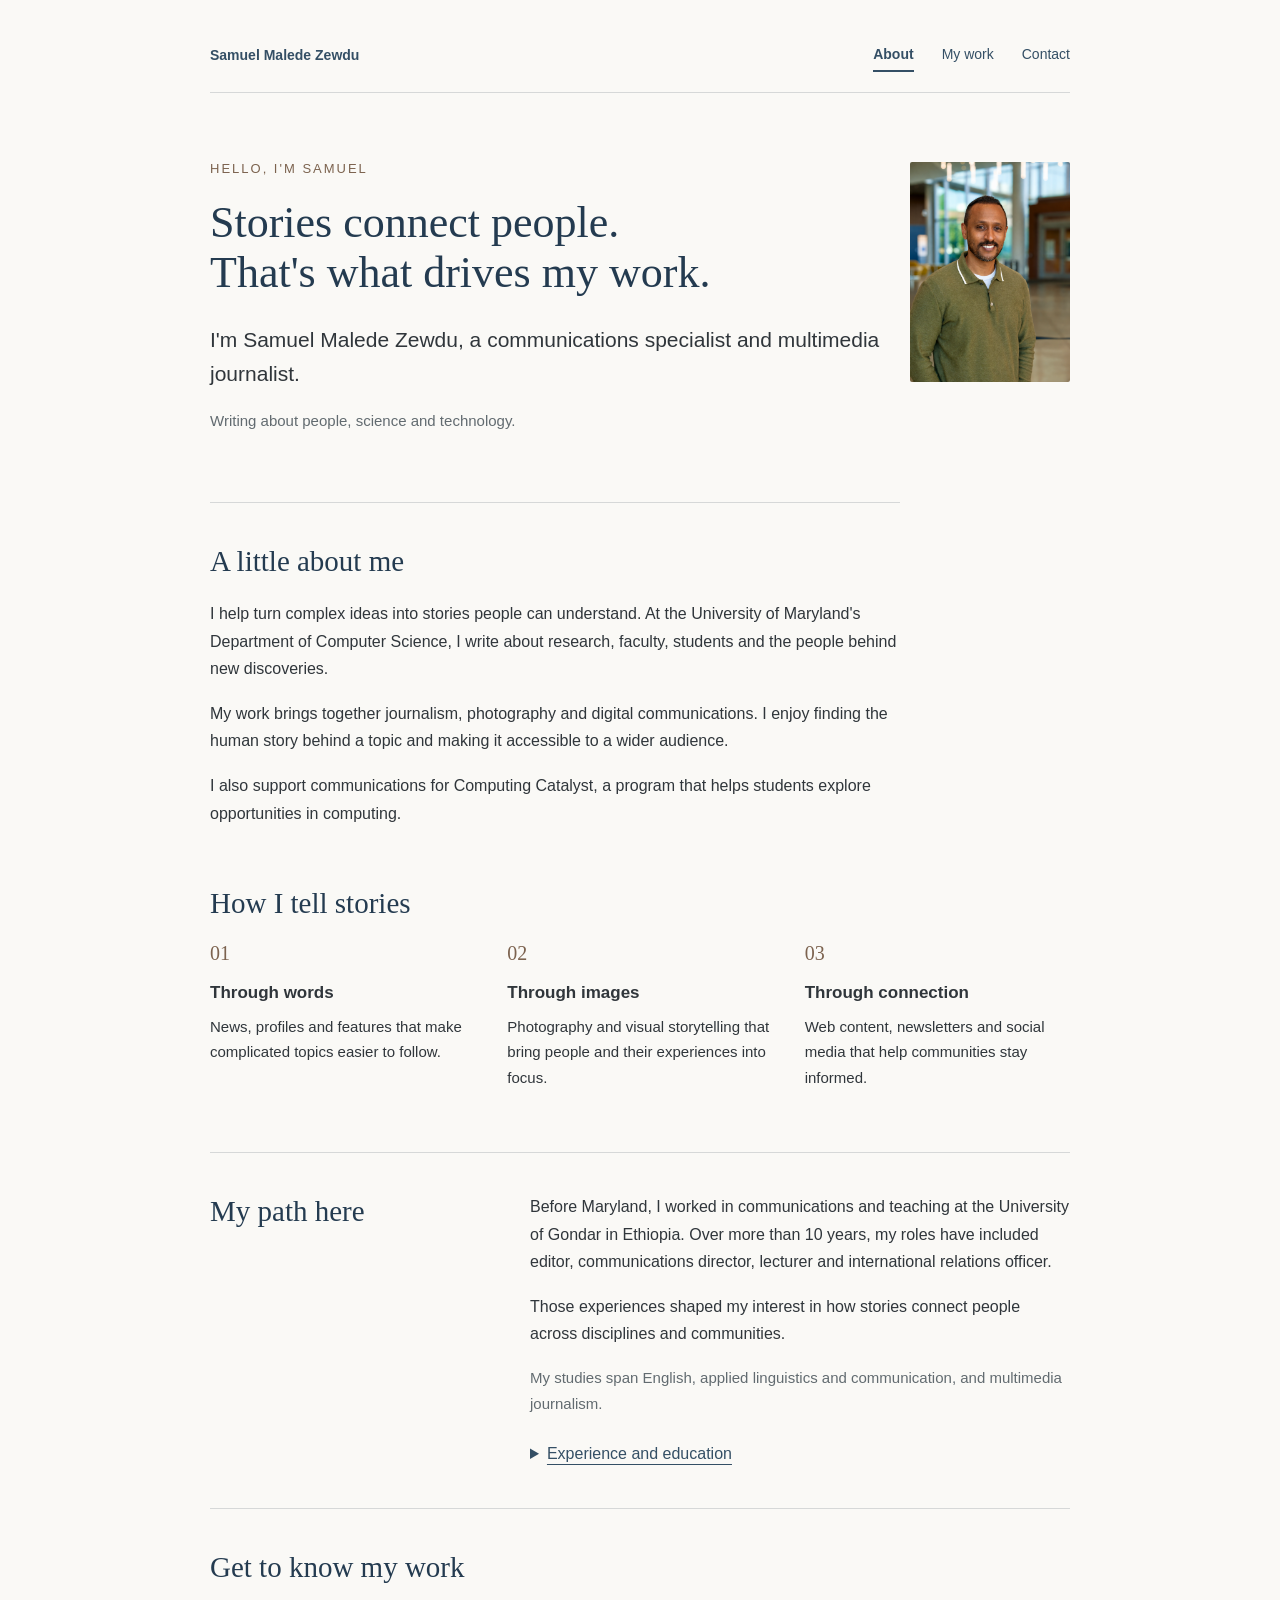
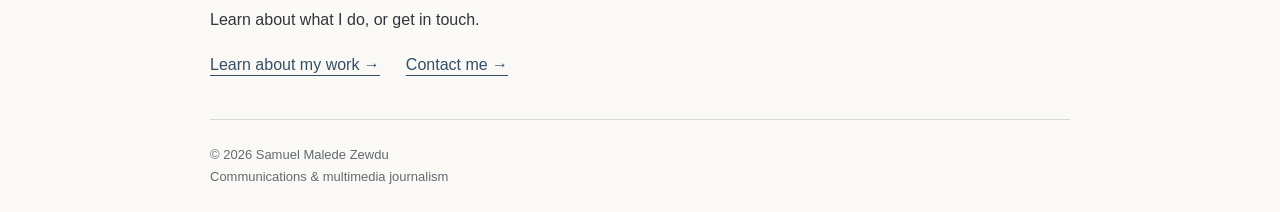
<file: index.html>
<!DOCTYPE html>
<html lang="en">
<head>
    <meta charset="UTF-8">
    <meta name="viewport" content="width=device-width, initial-scale=1.0">
    <meta name="description" content="Meet Samuel Malede Zewdu, a communications specialist and multimedia journalist writing about people, science and technology.">
    <title>About | Samuel Malede Zewdu</title>
    <link rel="stylesheet" href="style.css">
</head>
<body>
    <a class="skip-link" href="#main-content">Skip to content</a>
    <div class="container">
        <header class="site-header">
            <a class="name" href="index.html">Samuel Malede Zewdu</a>
            <nav aria-label="Main navigation">
                <a href="index.html" aria-current="page">About</a>
                <a href="work.html">My work</a>
                <a href="contact.html">Contact</a>
            </nav>
        </header>
        <main id="main-content">
            <!-- The portrait sits beside the introduction on desktop and below it on phones. -->
            <section class="about-hero" aria-labelledby="about-title">
                <div class="hero-copy">
                    <p class="eyebrow">Hello, I'm Samuel</p>
                    <h1 id="about-title">Stories connect people.<br>That's what drives my work.</h1>
                    <p class="lead">I'm Samuel Malede Zewdu, a communications specialist and multimedia journalist.</p>
                    <p class="muted">Writing about people, science and technology.</p>
                </div>
                <img class="headshot" src="headshot.jpg" alt="Portrait of Samuel Malede Zewdu" width="160" height="220">
            </section>

            <section class="section bio" aria-labelledby="bio-title">
                <h2 id="bio-title">A little about me</h2>
                <p>I help turn complex ideas into stories people can understand. At the University of Maryland's Department of Computer Science, I write about research, faculty, students and the people behind new discoveries.</p>
                <p>My work brings together journalism, photography and digital communications. I enjoy finding the human story behind a topic and making it accessible to a wider audience.</p>
                <p>I also support communications for Computing Catalyst, a program that helps students explore opportunities in computing.</p>
            </section>

            <section class="storytelling" aria-labelledby="stories-title">
                <h2 id="stories-title">How I tell stories</h2>
                <div class="three-columns">
                    <div>
                        <p class="number" aria-hidden="true">01</p>
                        <h3>Through words</h3>
                        <p>News, profiles and features that make complicated topics easier to follow.</p>
                    </div>
                    <div>
                        <p class="number" aria-hidden="true">02</p>
                        <h3>Through images</h3>
                        <p>Photography and visual storytelling that bring people and their experiences into focus.</p>
                    </div>
                    <div>
                        <p class="number" aria-hidden="true">03</p>
                        <h3>Through connection</h3>
                        <p>Web content, newsletters and social media that help communities stay informed.</p>
                    </div>
                </div>
            </section>

            <section class="section path" aria-labelledby="path-title">
                <h2 id="path-title">My path here</h2>
                <div>
                    <p>Before Maryland, I worked in communications and teaching at the University of Gondar in Ethiopia. Over more than 10 years, my roles have included editor, communications director, lecturer and international relations officer.</p>
                    <p>Those experiences shaped my interest in how stories connect people across disciplines and communities.</p>
                    <p class="muted">My studies span English, applied linguistics and communication, and multimedia journalism.</p>
                    <!-- Expand for the full background without turning the About page into a resume sheet. -->
                    <details class="background-details">
                        <summary>Experience and education</summary>
                        <div class="background-columns">
                    <div>
                        <h3>Experience</h3>
                        <p><strong>Communications Specialist</strong><br>University of Maryland<br><span class="muted">2023-present</span></p>
                        <p><strong>Lecturer of Communications</strong><br>University of Gondar<br><span class="muted">2019-2023</span></p>
                        <p><strong>Communications and Learning Coordinator</strong><br>Mastercard Foundation Scholars Program<br><span class="muted">2017-2023</span></p>
                        <p><strong>Communications Director</strong><br>University of Gondar<br><span class="muted">2016-2019</span></p>
                        <p><strong>International Relations Officer</strong><br>University of Gondar<br><span class="muted">2015-2016</span></p>
                        <p><strong>Editor-in-Chief and Public Relations Head</strong><br>Western University College<br><span class="muted">2014-2015</span></p>
                    </div>
                    <div>
                        <h3>Education</h3>
                        <!-- Check school names, degree titles and completion dates before publishing. -->
                        <p><strong>Graduate Certificate, Multimedia Journalism</strong><br>University of Maryland, 2026</p>
                        <p><strong>M.A., Public Policy & Sustainable Development</strong><br>University of Gondar, 2022</p>
                        <p><strong>M.A., Communications</strong><br>University of Gondar, 2017</p>
                        <p><strong>B.A., English Language and Literature</strong><br>University of Maryland, 2012</p>
                        <h3 class="skills-heading">Skills</h3>
                        <p>AP style writing and editing, science communication, photography, digital content, social media and multimedia storytelling.</p>
                    </div>
                </div>
                    </details>
                </div>
            </section>

            <section class="section cta" aria-labelledby="explore-title">
                <h2 id="explore-title">Get to know my work</h2>
                <p>Learn about what I do, or get in touch.</p>
                <div class="text-links">
                    <a href="work.html">Learn about my work &rarr;</a>
                    <a href="contact.html">Contact me &rarr;</a>
                </div>
            </section>
        </main>
        <footer class="site-footer">
            <p>&copy; 2026 Samuel Malede Zewdu</p>
            <p>Communications &amp; multimedia journalism</p>
        </footer>
    </div>
</body>
</html>
</file>
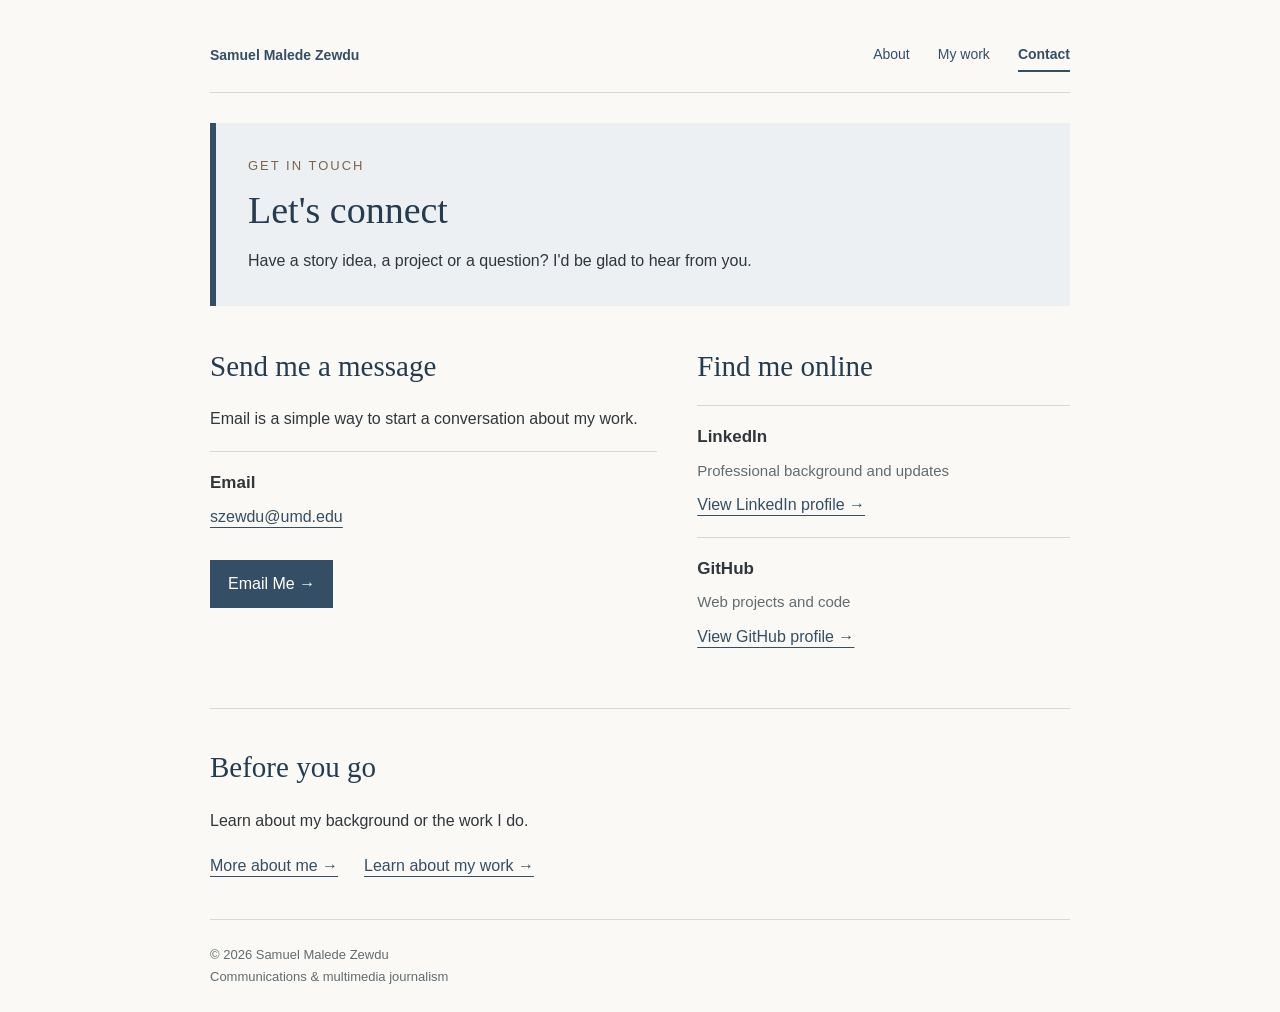
<file: contact.html>
<!DOCTYPE html>
<html lang="en">
<head>
    <meta charset="UTF-8">
    <meta name="viewport" content="width=device-width, initial-scale=1.0">
    <meta name="description" content="Get in touch with Samuel Malede Zewdu by email or find his LinkedIn and GitHub profiles.">
    <title>Contact | Samuel Malede Zewdu</title>
    <link rel="stylesheet" href="style.css">
</head>
<body>
    <a class="skip-link" href="#main-content">Skip to content</a>
    <div class="container">
        <header class="site-header">
            <a class="name" href="index.html">Samuel Malede Zewdu</a>
            <nav aria-label="Main navigation">
                <a href="index.html">About</a>
                <a href="work.html">My work</a>
                <a href="contact.html" aria-current="page">Contact</a>
            </nav>
        </header>
        <main id="main-content">
            <section class="page-hero" aria-labelledby="contact-title">
                <p class="eyebrow">Get in touch</p>
                <h1 id="contact-title">Let's connect</h1>
                <p>Have a story idea, a project or a question? I'd be glad to hear from you.</p>
            </section>
            <div class="contact-grid">
                <section aria-labelledby="message-title">
                    <h2 id="message-title">Send me a message</h2>
                    <p>Email is a simple way to start a conversation about my work.</p>
                    <div class="contact-row">
                        <h3>Email</h3>
                        <a href="mailto:szewdu@umd.edu">szewdu@umd.edu</a>
                    </div>
                    <a class="button" href="mailto:szewdu@umd.edu">Email Me &rarr;</a>
                </section>
                <section aria-labelledby="online-title">
                    <h2 id="online-title">Find me online</h2>
                    <div class="contact-row">
                        <h3>LinkedIn</h3>
                        <p class="muted">Professional background and updates</p>
                        <a href="https://linkedin.com/in/samuel-malede-zewdu-318500144" target="_blank" rel="noopener noreferrer">View LinkedIn profile &rarr;</a>
                    </div>
                    <div class="contact-row">
                        <h3>GitHub</h3>
                        <p class="muted">Web projects and code</p>
                        <a href="https://github.com/szewdu-deslam" target="_blank" rel="noopener noreferrer">View GitHub profile &rarr;</a>
                    </div>
                </section>
            </div>
            <section class="section cta" aria-labelledby="more-title">
                <h2 id="more-title">Before you go</h2>
                <p>Learn about my background or the work I do.</p>
                <div class="text-links">
                    <a href="index.html">More about me &rarr;</a>
                    <a href="work.html">Learn about my work &rarr;</a>
                </div>
            </section>
        </main>
        <footer class="site-footer">
            <p>&copy; 2026 Samuel Malede Zewdu</p>
            <p>Communications &amp; multimedia journalism</p>
        </footer>
    </div>
</body>
</html>
</file>
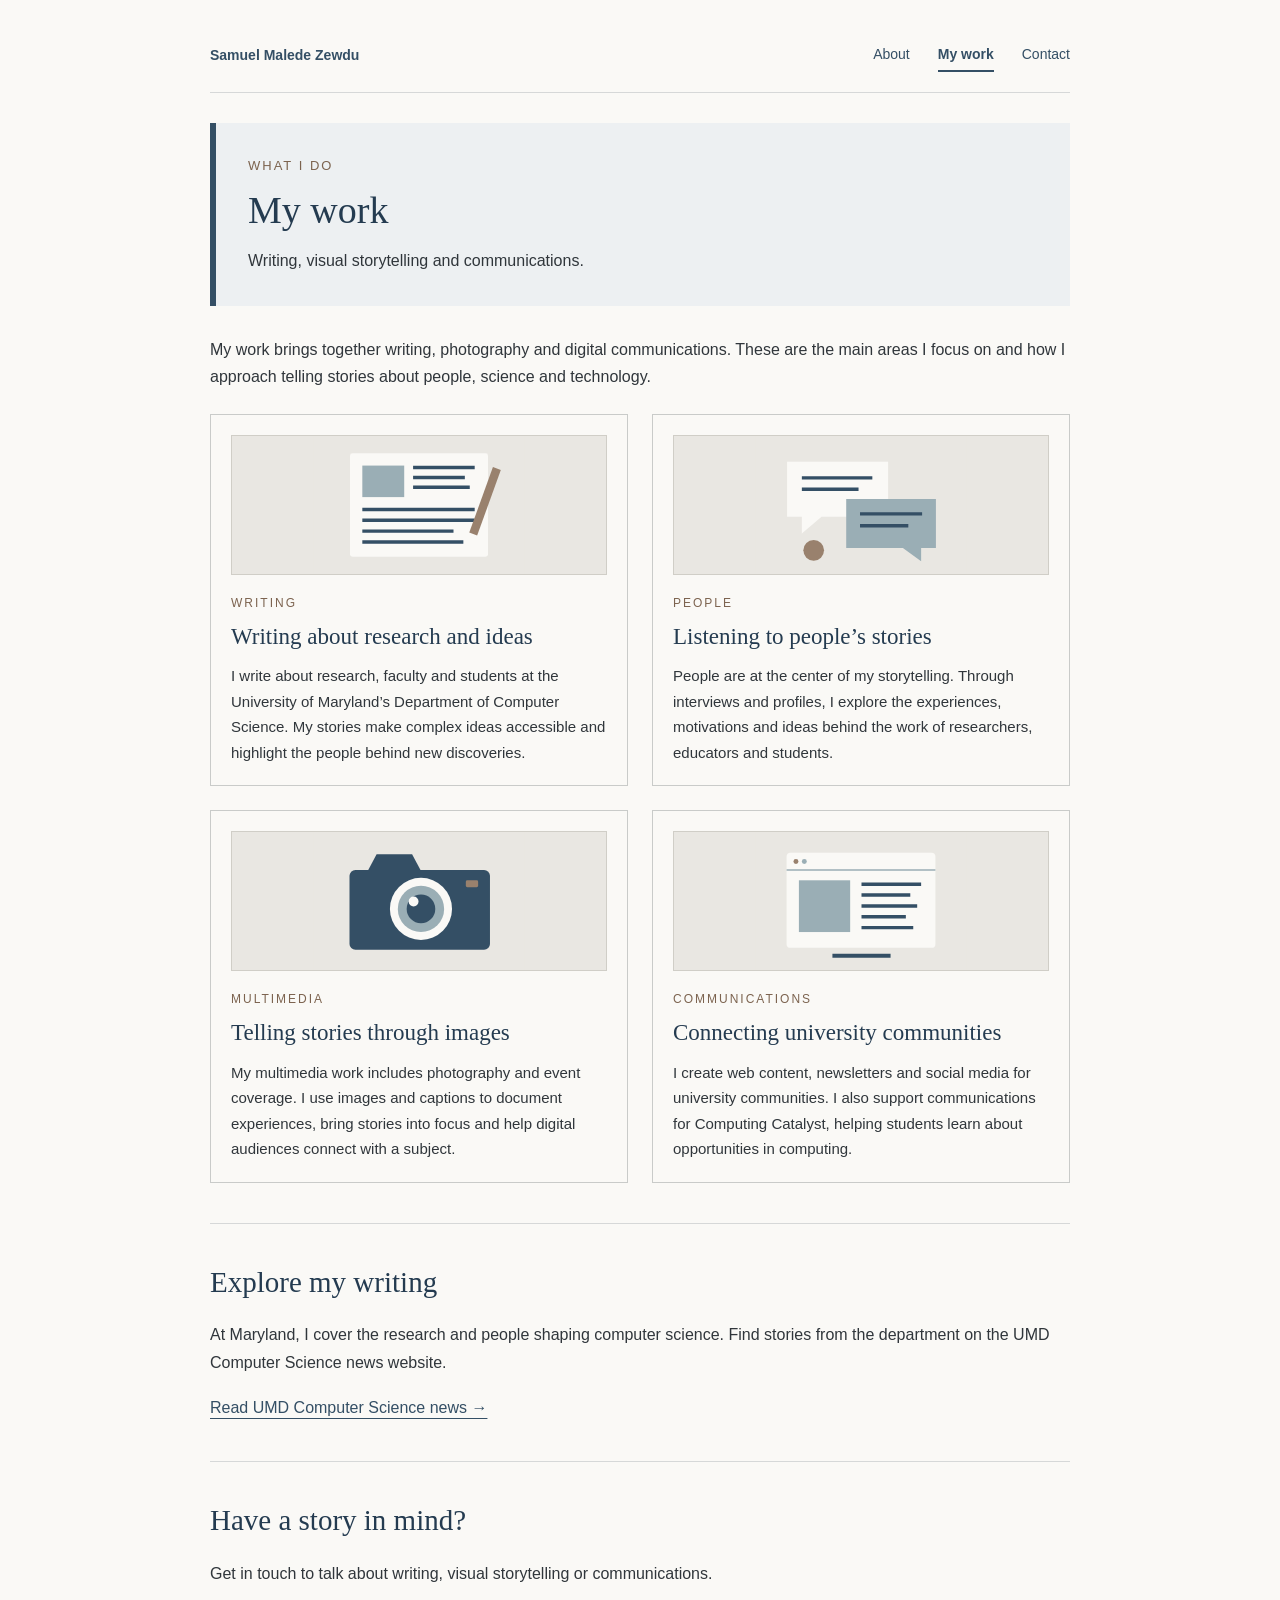
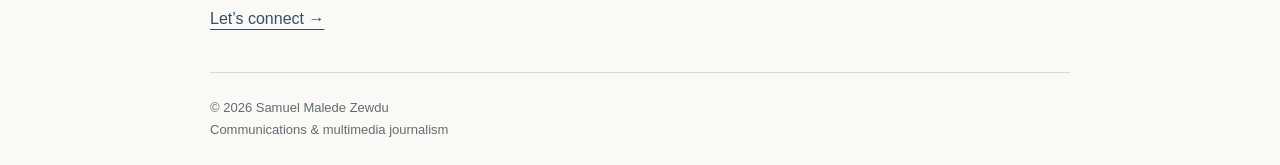
<file: work.html>
<!DOCTYPE html>
<html lang="en">
<head>
    <meta charset="UTF-8">
    <meta name="viewport" content="width=device-width, initial-scale=1.0">
    <meta name="description" content="Writing, multimedia and communications work by Samuel Malede Zewdu.">
    <title>My work | Samuel Malede Zewdu</title>
    <link rel="stylesheet" href="style.css">
    <style>
        .work-image {
            display: block;
            width: 100%;
            height: 140px;
            margin-bottom: 18px;
            background: #e9e7e2;
            border: 1px solid #d0cec7;
        }
        .sample-card p:last-child { margin-bottom: 0; }
    </style>
</head>
<body>
    <a class="skip-link" href="#main-content">Skip to content</a>
    <div class="container">
        <header class="site-header">
            <a class="name" href="index.html">Samuel Malede Zewdu</a>
            <nav aria-label="Main navigation">
                <a href="index.html">About</a>
                <a href="work.html" aria-current="page">My work</a>
                <a href="contact.html">Contact</a>
            </nav>
        </header>
        <main id="main-content">
            <section class="page-hero" aria-labelledby="work-title">
                <p class="eyebrow">What I do</p>
                <h1 id="work-title">My work</h1>
                <p>Writing, visual storytelling and communications.</p>
            </section>
            <p class="page-intro">My work brings together writing, photography and digital communications. These are the main areas I focus on and how I approach telling stories about people, science and technology.</p>
            <div class="sample-grid">
                <article class="sample-card">
                    <svg class="work-image" viewBox="0 0 430 280" xmlns="http://www.w3.org/2000/svg" aria-hidden="true" focusable="false">
                        <rect width="430" height="280" fill="#e9e7e2"/>
                        <rect x="75" y="35" width="280" height="210" rx="5" fill="#faf9f6"/><rect x="100" y="60" width="85" height="64" fill="#9aaeb5"/><path d="M203 64h125M203 84h105M203 104h115M100 149h228M100 171h228M100 193h185M100 215h205" stroke="#344f65" stroke-width="7"/><path d="m365 63 16 6-48 133-16-6z" fill="#99816d"/>
                    </svg>
                    <p class="eyebrow">Writing</p>
                    <h2>Writing about research and ideas</h2>
                    <p>I write about research, faculty and students at the University of Maryland’s Department of Computer Science. My stories make complex ideas accessible and highlight the people behind new discoveries.</p>
                </article>
                <article class="sample-card">
                    <svg class="work-image" viewBox="0 0 430 280" xmlns="http://www.w3.org/2000/svg" aria-hidden="true" focusable="false">
                        <rect width="430" height="280" fill="#e9e7e2"/>
                        <path d="M65 52h205v112H135l-40 34v-34H65z" fill="#faf9f6"/><path d="M185 128h182v99h-30v27l-37-27H185z" fill="#9aaeb5"/><path d="M95 85h143M95 108h115M213 158h126M213 182h98" stroke="#344f65" stroke-width="7"/><circle cx="119" cy="232" r="21" fill="#99816d"/>
                    </svg>
                    <p class="eyebrow">People</p>
                    <h2>Listening to people’s stories</h2>
                    <p>People are at the center of my storytelling. Through interviews and profiles, I explore the experiences, motivations and ideas behind the work of researchers, educators and students.</p>
                </article>
                <article class="sample-card">
                    <svg class="work-image" viewBox="0 0 430 280" xmlns="http://www.w3.org/2000/svg" aria-hidden="true" focusable="false">
                        <rect width="430" height="280" fill="#e9e7e2"/>
                        <rect x="74" y="77" width="285" height="162" rx="12" fill="#344f65"/><path d="m112 77 17-32h72l17 32" fill="#344f65"/><circle cx="219" cy="156" r="63" fill="#faf9f6"/><circle cx="219" cy="156" r="47" fill="#9aaeb5"/><circle cx="219" cy="156" r="29" fill="#344f65"/><circle cx="204" cy="141" r="10" fill="#faf9f6"/><rect x="310" y="98" width="25" height="14" rx="3" fill="#99816d"/>
                    </svg>
                    <p class="eyebrow">Multimedia</p>
                    <h2>Telling stories through images</h2>
                    <p>My multimedia work includes photography and event coverage. I use images and captions to document experiences, bring stories into focus and help digital audiences connect with a subject.</p>
                </article>
                <article class="sample-card">
                    <svg class="work-image" viewBox="0 0 430 280" xmlns="http://www.w3.org/2000/svg" aria-hidden="true" focusable="false">
                        <rect width="430" height="280" fill="#e9e7e2"/>
                        <rect x="64" y="42" width="302" height="193" rx="8" fill="#faf9f6"/><path d="M64 77h302" stroke="#9aaeb5" stroke-width="3"/><circle cx="83" cy="60" r="5" fill="#99816d"/><circle cx="100" cy="60" r="5" fill="#9aaeb5"/><rect x="89" y="98" width="104" height="105" fill="#9aaeb5"/><path d="M216 106h121M216 128h99M216 150h113M216 172h90M216 194h105" stroke="#344f65" stroke-width="7"/><path d="M157 251h118" stroke="#344f65" stroke-width="8"/>
                    </svg>
                    <p class="eyebrow">Communications</p>
                    <h2>Connecting university communities</h2>
                    <p>I create web content, newsletters and social media for university communities. I also support communications for Computing Catalyst, helping students learn about opportunities in computing.</p>
                </article>
            </div>
            <section class="section" aria-labelledby="writing-title">
                <h2 id="writing-title">Explore my writing</h2>
                <p>At Maryland, I cover the research and people shaping computer science. Find stories from the department on the UMD Computer Science news website.</p>
                <a href="https://www.cs.umd.edu/news" target="_blank" rel="noopener noreferrer">Read UMD Computer Science news &rarr;</a>
            </section>
            <section class="section cta" aria-labelledby="project-title">
                <h2 id="project-title">Have a story in mind?</h2>
                <p>Get in touch to talk about writing, visual storytelling or communications.</p>
                <a href="contact.html">Let’s connect &rarr;</a>
            </section>
        </main>
        <footer class="site-footer">
            <p>&copy; 2026 Samuel Malede Zewdu</p>
            <p>Communications &amp; multimedia journalism</p>
        </footer>
    </div>
</body>
</html>
</file>
<file: style.css>
/* Shared styles for all three pages. No framework or JavaScript needed. */
* { box-sizing: border-box; }
body {
    margin: 0;
    background: #faf9f6;
    color: #30363b;
    font-family: Arial, Helvetica, sans-serif;
    font-size: 16px;
    line-height: 1.7;
}
.container { max-width: 1000px; margin: 0 auto; padding: 40px 70px 0; }
a { color: #344f65; text-underline-offset: 5px; }
a:hover { color: #7c634f; }
a:focus-visible, summary:focus-visible { outline: 2px solid #344f65; outline-offset: 5px; }
p { margin: 0 0 18px; }
h1, h2 { font-family: Georgia, 'Times New Roman', serif; font-weight: normal; color: #243b50; }
h1 { font-size: 48px; line-height: 1.15; margin: 18px 0 24px; }
h2 { font-size: 29px; line-height: 1.3; margin: 0 0 20px; }
h3 { font-size: 17px; line-height: 1.5; margin: 0 0 8px; }
.eyebrow { font-size: 13px; letter-spacing: 2px; text-transform: uppercase; color: #7c634f; }
.muted, .sample-status { font-size: 15px; color: #626b70; }
.skip-link { position: absolute; left: 16px; top: -100px; padding: 10px 16px; background: #faf9f6; }
.skip-link:focus { top: 8px; }

/* The navigation links open separate HTML files. */
.site-header { display: flex; align-items: center; justify-content: space-between; gap: 24px; padding-bottom: 20px; border-bottom: 1px solid #d6d8d8; }
.name { font-size: 14px; font-weight: bold; text-decoration: none; }
nav { display: flex; flex-wrap: wrap; gap: 28px; }
nav a { font-size: 14px; text-decoration: none; padding: 3px 0; }
nav a[aria-current="page"] { font-weight: bold; border-bottom: 2px solid #344f65; }

/* About page: open sections, a serif headline and a small portrait. */
.about-hero { display: flex; align-items: flex-start; gap: 30px; padding: 65px 0 50px; }
.hero-copy { flex: 1; min-width: 0; }
.about-hero h1 { font-size: 44px; }
.lead { font-size: 21px; line-height: 1.6; }
.headshot { width: 160px; height: 220px; flex-shrink: 0; object-fit: cover; object-position: center; margin-top: 4px; border-radius: 2px; background: #e9e7e2; }
.section { padding: 40px 0; border-top: 1px solid #d6d8d8; }
.bio { max-width: 690px; }
.storytelling { padding: 0 0 44px; }
.three-columns { display: grid; grid-template-columns: repeat(3, 1fr); gap: 32px; }
.three-columns p { font-size: 15px; }
.three-columns .number { font: 20px Georgia, serif; color: #7c634f; margin: 0 0 15px; }
.path { display: grid; grid-template-columns: 1fr 2fr; gap: 50px; }
.background-details { margin-top: 24px; }
.background-details summary { color: #344f65; cursor: pointer; text-decoration: underline; text-underline-offset: 5px; }
.background-columns { display: grid; grid-template-columns: 1fr 1fr; gap: 25px; margin-top: 24px; font-size: 14px; }
.background-columns p { margin-bottom: 24px; }
.skills-heading { margin-top: 30px; }
.text-links { display: flex; flex-wrap: wrap; gap: 12px 26px; }

/* Work and Contact. */
.page-hero { background: #edf0f2; border-left: 6px solid #344f65; padding: 32px; margin: 30px 0; }
.page-hero h1 { font-size: 38px; margin: 0 0 14px; }
.page-hero .eyebrow { margin-bottom: 12px; }
.page-hero p:last-child { margin-bottom: 0; }
.page-intro { margin-bottom: 24px; }
.sample-grid { display: grid; grid-template-columns: 1fr 1fr; gap: 24px; margin-bottom: 40px; }
.sample-card { border: 1px solid #c9cbc9; padding: 20px; }
.sample-card h2 { font-size: 23px; margin-bottom: 12px; }
.sample-card p { font-size: 15px; }
.sample-card .eyebrow { font-size: 12px; margin-bottom: 8px; }
.sample-placeholder { height: 140px; display: flex; align-items: center; justify-content: center; background: #e9e7e2; border: 1px solid #d0cec7; color: #626b70; font-size: 14px; margin-bottom: 18px; }
.sample-card .sample-status { font-size: 13px; margin-bottom: 0; }
.contact-grid { display: grid; grid-template-columns: 1.2fr 1fr; gap: 40px; padding: 12px 0 40px; }
.contact-row { padding: 18px 0; border-top: 1px solid #d6d8d8; }
.contact-row p { margin-bottom: 8px; }
.contact-row a { overflow-wrap: anywhere; }
.button { display: inline-block; background: #344f65; color: #fff; padding: 10px 18px; margin-top: 12px; text-decoration: none; }
.button:hover { background: #243b50; color: #fff; }
.site-footer { border-top: 1px solid #d6d8d8; padding: 24px 0; font-size: 13px; color: #626b70; }
.site-footer p { margin: 0; }

/* Phone layout. */
@media screen and (max-width: 700px) {
    body { font-size: 15px; }
    .container { padding: 24px 24px 0; }
    .site-header { display: block; }
    .name { font-size: 16px; }
    nav { margin-top: 16px; gap: 22px; }
    .about-hero { flex-direction: column; gap: 18px; padding: 42px 0 28px; }
    h1, .about-hero h1 { font-size: 35px; }
    h2 { font-size: 26px; }
    .lead { font-size: 19px; }
    .headshot { margin-top: 0; }
    .section { padding: 30px 0; }
    .three-columns, .path, .background-columns, .sample-grid, .contact-grid { grid-template-columns: 1fr; gap: 24px; }
    .three-columns p { margin-bottom: 8px; }
    .three-columns .number { margin-bottom: 7px; }
    .storytelling { padding-bottom: 30px; }
    .path h2 { margin-bottom: 0; }
    .page-hero { padding: 24px; margin: 24px 0; }
    .page-hero h1 { font-size: 32px; }
    .contact-grid { padding-top: 0; }
    .text-links { flex-direction: column; align-items: flex-start; }
}
</file>
